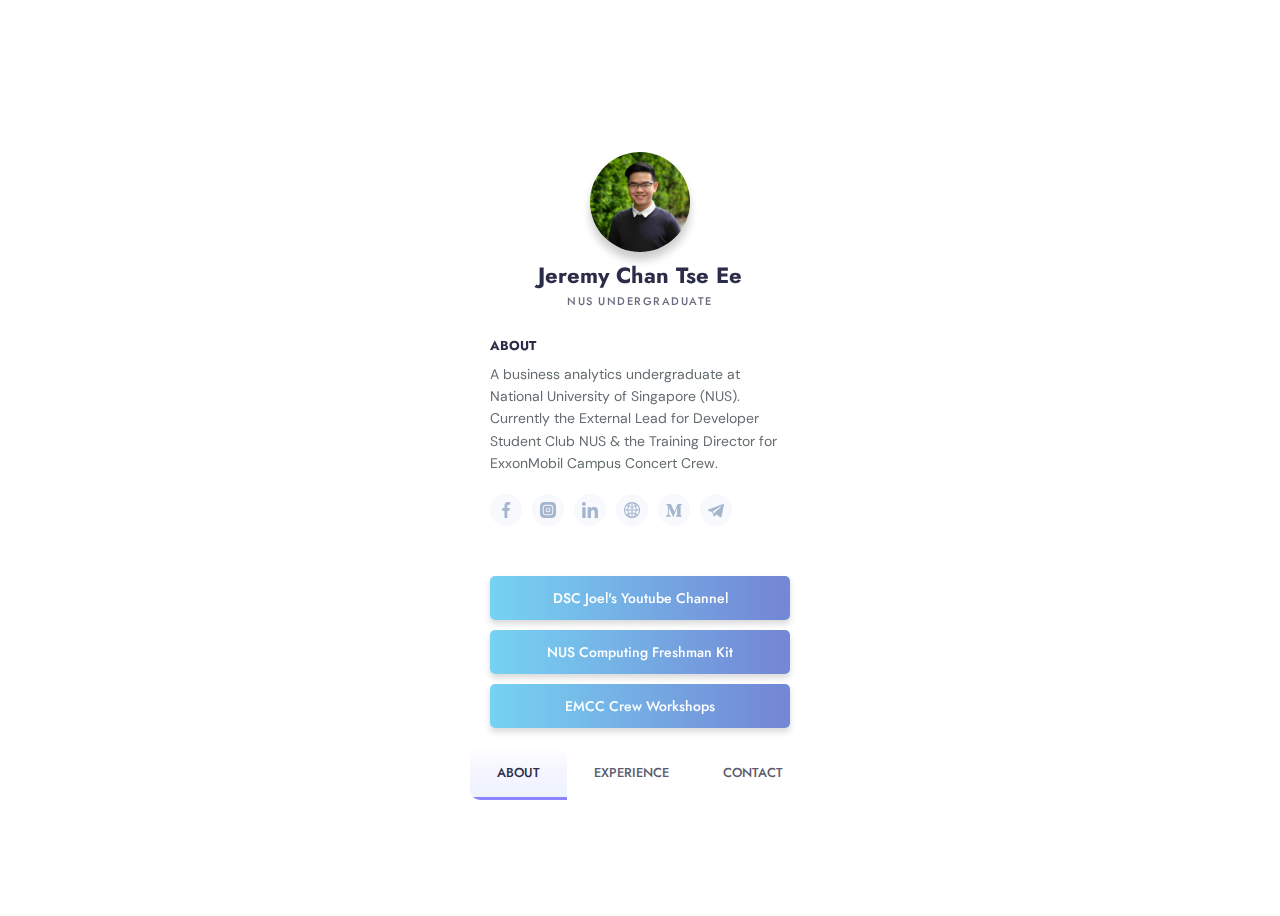
<file: index.html>
<!DOCTYPE html>
<html lang="en">
<head>
    <!--- basic page needs
    ================================================== -->
    <meta charset="utf-8">
    <title>Hi! &#128075; I'm Jeremy Chan</title>
    <meta name="keywords"
        content="photography,portfolio,singapore,singaporepolytechnic, NUS, national university of singapore, NUSBA, business analytics, undergraduate, jeremychan,chantseee,jeremy,chan,tse,ee,tseee,ctecreatives,tzeee,tze, cteadeventure, jeremy chan co, coder, IT" />
    <meta name="description" content="Jeremy Chan is a Business Analytics NUS Undergraduate Student and Singapore Polytechnic Alumni specialising in Information Technology Solutions Development">
    <meta name="author" content="Jeremy Chan Tse Ee">
    <meta name="application-name" content="Hi! &#128075; I'm Jeremy Chan">

    <meta property="og:description" content="Jeremy Chan is a Business Analytics NUS Undergraduate Student and Singapore Polytechnic Alumni specialising in Information Technology Solutions Development" />
    <meta property="og:title" content="Hi! &#128075; I'm Jeremy Chan">
    <meta property="og:site_name" content="Jeremy Chan Tse Ee">
    <meta property="og:url" content="http://jeremycte.com/hello">
    <meta property="og:type" content="website" />
    <!-- Thumbnail 1900 * 930 -->
    <meta property="og:image" content="http://jeremycte.com/hello/images/thumbnail_1400.png">
    <meta property="og:image:secure" content="https://jeremycte.com/hello/images/thumbnail_1400.png" />
    <meta property="og:image:height" content="1600" />
    <!-- Thumbnail 1000 -->
    <meta property="og:image" content="http://jeremycte.com/hello/images/thumbnail_1000.png">
    <meta property="og:image:secure" content="https://jeremycte.com/hello/images/thumbnail_1000.png" />
    <meta property="og:image:height" content="1000" />
    <!-- Thumbnail 600 -->
    <meta property="og:image" content="http://jeremycte.com/hello/images/thumbnail_600.png">
    <meta property="og:image:secure" content="https://jeremycte.com/hello/images/thumbnail_600.png" />
    <meta property="og:image:height" content="600" />





    <!-- mobile specific metas
    ================================================== -->
    <meta name="viewport" content="width=device-width, initial-scale=1">

    <!-- CSS
    ================================================== -->
    <link rel="stylesheet" href="main.css">

    <!-- favicons
    ================================================== -->
    <link rel="shortcut icon" href="favicon.ico" type="image/x-icon">
    <link rel="icon" href="favicon.ico" type="image/x-icon">

    <!-- Google Analytics
    ================================================== -->
    <script>
        (function (i, s, o, g, r, a, m) {
            i['GoogleAnalyticsObject'] = r; i[r] = i[r] || function () {
                (i[r].q = i[r].q || []).push(arguments)
            }, i[r].l = 1 * new Date(); a = s.createElement(o),
                m = s.getElementsByTagName(o)[0]; a.async = 1; a.src = g; m.parentNode.insertBefore(a, m)
        })(window, document, 'script', 'https://www.google-analytics.com/analytics.js', 'ga');

        ga('create', 'UA-127632016-1', 'auto');
        ga('send', 'pageview');
    </script>
    <!-- End Google Analytics -->

    <!-- Hotjar Tracking Code for www.jeremycte.com
    ================================================== -->
    <script>
        (function(h,o,t,j,a,r){
            h.hj=h.hj||function(){(h.hj.q=h.hj.q||[]).push(arguments)};
            h._hjSettings={hjid:1608192,hjsv:6};
            a=o.getElementsByTagName('head')[0];
            r=o.createElement('script');r.async=1;
            r.src=t+h._hjSettings.hjid+j+h._hjSettings.hjsv;
            a.appendChild(r);
        })(window,document,'https://static.hotjar.com/c/hotjar-','.js?sv=');
    </script>

    <!-- Facebook Pixel Code for www.jeremycte.com
    ================================================== -->
    <script>
        !function(f,b,e,v,n,t,s)
        {if(f.fbq)return;n=f.fbq=function(){n.callMethod?
        n.callMethod.apply(n,arguments):n.queue.push(arguments)};
        if(!f._fbq)f._fbq=n;n.push=n;n.loaded=!0;n.version='2.0';
        n.queue=[];t=b.createElement(e);t.async=!0;
        t.src=v;s=b.getElementsByTagName(e)[0];
        s.parentNode.insertBefore(t,s)}(window, document,'script',
        'https://connect.facebook.net/en_US/fbevents.js');
        fbq('init', '644969876294158');
        fbq('track', 'PageView');
    </script>
    <noscript><img height="1" width="1" style="display:none"
        src="https://www.facebook.com/tr?id=644969876294158&ev=PageView&noscript=1"
    /></noscript>
    <!-- End Facebook Pixel Code -->
</head>
<body>
    <div class="card" data-state="#about">
        <div class="card-header">
          <div class="card-cover" style="background-image: url('https://jeremycte.com/hello/images/background-cover.jpg')"></div>
          <img class="card-avatar" src="images/avatar.jpg" alt="avatar" />
          <h1 class="card-fullname">Jeremy Chan Tse Ee</h1>
          <h2 class="card-jobtitle">NUS Undergraduate</h2>
        </div>
        <div class="card-main">
          <div class="card-section is-active" id="about">
            <div class="card-content">
              <div class="card-subtitle">ABOUT</div>
              <p class="card-desc">A business analytics undergraduate at National University of Singapore (NUS). Currently the External Lead for Developer Student Club NUS & the Training Director for ExxonMobil Campus Concert Crew. 
              </p>
            </div>
            <div class="card-social">
              <a href="http://www.facebook.com/jeremycte23" target="_blank" aria-label="Visit my Facebook profile" rel="noopener" name="Facebook"><svg viewBox="0 0 24 24" xmlns="http://www.w3.org/2000/svg">
                  <path d="M15.997 3.985h2.191V.169C17.81.117 16.51 0 14.996 0c-3.159 0-5.323 1.987-5.323 5.639V9H6.187v4.266h3.486V24h4.274V13.267h3.345l.531-4.266h-3.877V6.062c.001-1.233.333-2.077 2.051-2.077z" /></svg></a>
              <a href="http://instagram.com/cteadventure" target="_blank" aria-label="visit my Instagram profile" rel="noopener" name="Instagram"><svg viewBox="0 0 512 512" xmlns="http://www.w3.org/2000/svg">
                  <path d="M301 256c0 24.852-20.148 45-45 45s-45-20.148-45-45 20.148-45 45-45 45 20.148 45 45zm0 0" />
                  <path d="M332 120H180c-33.086 0-60 26.914-60 60v152c0 33.086 26.914 60 60 60h152c33.086 0 60-26.914 60-60V180c0-33.086-26.914-60-60-60zm-76 211c-41.355 0-75-33.645-75-75s33.645-75 75-75 75 33.645 75 75-33.645 75-75 75zm86-146c-8.285 0-15-6.715-15-15s6.715-15 15-15 15 6.715 15 15-6.715 15-15 15zm0 0" />
                  <path d="M377 0H135C60.562 0 0 60.563 0 135v242c0 74.438 60.563 135 135 135h242c74.438 0 135-60.563 135-135V135C512 60.562 451.437 0 377 0zm45 332c0 49.625-40.375 90-90 90H180c-49.625 0-90-40.375-90-90V180c0-49.625 40.375-90 90-90h152c49.625 0 90 40.375 90 90zm0 0" /></svg></a>
              <a href="http://www.linkedin.com/in/jeremycte" target="_blank" aria-label="visit my LinkedIn profile" rel="noopener" name="LinkedIn"><svg viewBox="0 0 24 24" xmlns="http://www.w3.org/2000/svg">
                  <path d="M23.994 24v-.001H24v-8.802c0-4.306-.927-7.623-5.961-7.623-2.42 0-4.044 1.328-4.707 2.587h-.07V7.976H8.489v16.023h4.97v-7.934c0-2.089.396-4.109 2.983-4.109 2.549 0 2.587 2.384 2.587 4.243V24zM.396 7.977h4.976V24H.396zM2.882 0C1.291 0 0 1.291 0 2.882s1.291 2.909 2.882 2.909 2.882-1.318 2.882-2.909A2.884 2.884 0 002.882 0z" /></svg></a>
              <a href="https://jeremycte.com" target="_blank" aria-label="Visit my website" rel="noopener" name="Jeremy Chan Portfolio Website"><svg xmlns="http://www.w3.org/2000/svg" viewBox="0 0 512 512">
                  <path d="m437.335 75.082c-100.1-100.102-262.136-100.118-362.252 0-100.103 100.102-100.118 262.136 0 362.253 100.1 100.102 262.136 100.117 362.252 0 100.103-100.102 100.117-262.136 0-362.253zm-10.706 325.739c-11.968-10.702-24.77-20.173-38.264-28.335 8.919-30.809 14.203-64.712 15.452-99.954h75.309c-3.405 47.503-21.657 92.064-52.497 128.289zm-393.338-128.289h75.309c1.249 35.242 6.533 69.145 15.452 99.954-13.494 8.162-26.296 17.633-38.264 28.335-30.84-36.225-49.091-80.786-52.497-128.289zm52.498-160.936c11.968 10.702 24.77 20.173 38.264 28.335-8.919 30.809-14.203 64.712-15.452 99.954h-75.31c3.406-47.502 21.657-92.063 52.498-128.289zm154.097 31.709c-26.622-1.904-52.291-8.461-76.088-19.278 13.84-35.639 39.354-78.384 76.088-88.977zm0 32.708v63.873h-98.625c1.13-29.812 5.354-58.439 12.379-84.632 27.043 11.822 56.127 18.882 86.246 20.759zm0 96.519v63.873c-30.119 1.877-59.203 8.937-86.246 20.759-7.025-26.193-11.249-54.82-12.379-84.632zm0 96.581v108.254c-36.732-10.593-62.246-53.333-76.088-88.976 23.797-10.817 49.466-17.374 76.088-19.278zm32.646 0c26.622 1.904 52.291 8.461 76.088 19.278-13.841 35.64-39.354 78.383-76.088 88.976zm0-32.708v-63.873h98.625c-1.13 29.812-5.354 58.439-12.379 84.632-27.043-11.822-56.127-18.882-86.246-20.759zm0-96.519v-63.873c30.119-1.877 59.203-8.937 86.246-20.759 7.025 26.193 11.249 54.82 12.379 84.632zm0-96.581v-108.254c36.734 10.593 62.248 53.338 76.088 88.977-23.797 10.816-49.466 17.373-76.088 19.277zm73.32-91.957c20.895 9.15 40.389 21.557 57.864 36.951-8.318 7.334-17.095 13.984-26.26 19.931-8.139-20.152-18.536-39.736-31.604-56.882zm-210.891 56.882c-9.165-5.947-17.941-12.597-26.26-19.931 17.475-15.394 36.969-27.801 57.864-36.951-13.068 17.148-23.465 36.732-31.604 56.882zm.001 295.958c8.138 20.151 18.537 39.736 31.604 56.882-20.895-9.15-40.389-21.557-57.864-36.951 8.318-7.334 17.095-13.984 26.26-19.931zm242.494 0c9.165 5.947 17.942 12.597 26.26 19.93-17.475 15.394-36.969 27.801-57.864 36.951 13.067-17.144 23.465-36.729 31.604-56.881zm26.362-164.302c-1.249-35.242-6.533-69.146-15.452-99.954 13.494-8.162 26.295-17.633 38.264-28.335 30.84 36.225 49.091 80.786 52.497 128.289z"/></svg></a>  
              <a href="https://medium.com/@Jeremycte/" target="_blank" aria-label="Visit Medium Blog" rel="noopener" name="Medium jeremycte blog">
                <svg viewBox="0 0 24 24" xmlns="http://www.w3.org/2000/svg" fill-rule="evenodd" clip-rule="evenodd"><path d="M2.846 6.887c.03-.295-.083-.586-.303-.784l-2.24-2.7v-.403h6.958l5.378 11.795 4.728-11.795h6.633v.403l-1.916 1.837c-.165.126-.247.333-.213.538v13.498c-.034.204.048.411.213.537l1.871 1.837v.403h-9.412v-.403l1.939-1.882c.19-.19.19-.246.19-.537v-10.91l-5.389 13.688h-.728l-6.275-13.688v9.174c-.052.385.076.774.347 1.052l2.521 3.058v.404h-7.148v-.404l2.521-3.058c.27-.279.39-.67.325-1.052v-10.608z"/></svg></a>
                <a href="https://t.me/jeremycte" target="_blank" aria-label="Message me on Telegram" rel="noopener" name="Jeremy Chan Telegram Handle">
                  <svg viewBox="0 0 24 24" xmlns="http://www.w3.org/2000/svg" xmlns="http://www.w3.org/2000/svg" fill-rule="evenodd" clip-rule="evenodd"><path id="telegram-1" d="M18.384,22.779c0.322,0.228 0.737,0.285 1.107,0.145c0.37,-0.141 0.642,-0.457 0.724,-0.84c0.869,-4.084 2.977,-14.421 3.768,-18.136c0.06,-0.28 -0.04,-0.571 -0.26,-0.758c-0.22,-0.187 -0.525,-0.241 -0.797,-0.14c-4.193,1.552 -17.106,6.397 -22.384,8.35c-0.335,0.124 -0.553,0.446 -0.542,0.799c0.012,0.354 0.25,0.661 0.593,0.764c2.367,0.708 5.474,1.693 5.474,1.693c0,0 1.452,4.385 2.209,6.615c0.095,0.28 0.314,0.5 0.603,0.576c0.288,0.075 0.596,-0.004 0.811,-0.207c1.216,-1.148 3.096,-2.923 3.096,-2.923c0,0 3.572,2.619 5.598,4.062Zm-11.01,-8.677l1.679,5.538l0.373,-3.507c0,0 6.487,-5.851 10.185,-9.186c0.108,-0.098 0.123,-0.262 0.033,-0.377c-0.089,-0.115 -0.253,-0.142 -0.376,-0.064c-4.286,2.737 -11.894,7.596 -11.894,7.596Z"/></svg></a>
            </div>
            <div class="card-content">
              <button class="dsc-nus">DSC Joel's Youtube Channel</button>
              <button class="freshman-kit" style="margin-top: 10px;">NUS Computing Freshman Kit</button>
              <button class="emcc-crew" style="margin-top: 10px;">EMCC Crew Workshops</button>
            </div>
          </div>
          <div class="card-section" id="experience">
            <div class="card-content">
              <div class="card-subtitle">WORK EXPERIENCE</div>
              <div class="card-timeline">
                <div class="card-item" data-year="2017">
                  <div class="card-item-title">Freelance Photographer</div>
                  <div class="card-item-desc">Event Photographer
                    for key public and private events such as birthday parties, baby shower or community
                    events.</div>
                </div>
                <div class="card-item" data-year="2019">
                  <div class="card-item-title">Digital Technology Intern <span>Convertium</span></div>
                  <div class="card-item-desc">Developed analytics tagging for Lexus Motorshow, content population, website quality assurance and a mixture of back-end/front-end coding</div>
                </div>
                <div class="card-item" data-year="2020">
                  <div class="card-item-title">Business Associate <br><span>Developer Student Club NUS</span></div>
                  <div class="card-item-desc">
                      Lead an end-to end worksteam for Project Digital Kampong and coordinate and communicate between the client and tech team. 
                  </div>
                </div>
                  <div class="card-item" data-year="2021">
                    <div class="card-item-title">External Lead <br><span>Developer Student Club NUS</span></div>
                    <div class="card-item-desc">
                       Oversee the overall progress, aspect of all DSC external projects and build long lasting relationships with Non-profit organisations.
                    </div>
                </div>
                <button class="learn-more">LEARN MORE</button>
                <!-- <div class="card-item" data-year="2018">
                  <div class="card-item-title">Illustrator at <span>Google</span></div>
                  <div class="card-item-desc">Onboarding illustrations for App.</div>
                </div>
                <div class="card-item" data-year="2020">
                  <div class="card-item-title">Full-Stack Developer at <span>CodePen</span></div>
                  <div class="card-item-desc">Responsible for the encomposing brand expreience.</div>
                </div> -->
              </div>
            </div>
          </div>
          <div class="card-section" id="contact">
            <div class="card-content">
              <div class="card-subtitle">CONTACT</div>
              <p class="card-desc"><strong>Don't be a stranger</strong> just say hello &#128075; Feel free to get in touch with me. I am always open for a cup of coffee or feel free to connect with me via Linkedin.
            </p>
              <div class="card-contact-wrapper">
                <!-- <div class="card-contact">
                  <svg xmlns="http://www.w3.org/2000/svg" viewBox="0 0 24 24" fill="none" stroke="currentColor" stroke-width="2" stroke-linecap="round" stroke-linejoin="round">
                    <path d="M21 10c0 7-9 13-9 13s-9-6-9-13a9 9 0 0118 0z" />
                    <circle cx="12" cy="10" r="3" /></svg>
                  Toh Yi Drive Bukit Timah, Singapore
                </div> -->
                <div class="card-contact">
                  <svg xmlns="http://www.w3.org/2000/svg" viewbox="0 0 24 24" fill="none" stroke="currentColor" stroke-width="2" stroke-linecap="round" stroke-linejoin="round">
                    <path d="M22 16.92v3a2 2 0 01-2.18 2 19.79 19.79 0 01-8.63-3.07 19.5 19.5 0 01-6-6 19.79 19.79 0 01-3.07-8.67A2 2 0 014.11 2h3a2 2 0 012 1.72 12.84 12.84 0 00.7 2.81 2 2 0 01-.45 2.11L8.09 9.91a16 16 0 006 6l1.27-1.27a2 2 0 012.11-.45 12.84 12.84 0 002.81.7A2 2 0 0122 16.92z" /></svg>+65 9271 9862</div>
                <div class="card-contact">
                  <svg xmlns="http://www.w3.org/2000/svg" viewBox="0 0 24 24" fill="none" stroke="currentColor" stroke-width="2" stroke-linecap="round" stroke-linejoin="round">
                    <path d="M4 4h16c1.1 0 2 .9 2 2v12c0 1.1-.9 2-2 2H4c-1.1 0-2-.9-2-2V6c0-1.1.9-2 2-2z" />
                    <path d="M22 6l-10 7L2 6" /></svg>
                  chantseee@u.nus.edu
                </div>
                <button class="contact-me">WORK TOGETHER</button>
              </div>
            </div>
          </div>
          <div class="card-buttons">
            <button data-section="#about" class="is-active">ABOUT</button>
            <button data-section="#experience">EXPERIENCE</button>
            <button data-section="#contact">CONTACT</button>
          </div>
        </div>
      </div>

      <!-- Java Script
    ================================================== -->
    <script src="index.js"></script>
</body>

</html>
</file>
<file: main.css>
@import url("https://fonts.googleapis.com/css?family=DM+Sans:400,500|Jost:400,500,600&display=swap");
* {
  box-sizing: border-box;
}

body {
  color: #2b2c48;
  font-family: "Jost", sans-serif;
  background-image: url(https://jeremycte.com/hello/images/singapore-bg.jpg);
  background-repeat: no-repeat;
  background-size: cover;
  background-position: center;
  background-attachment: fixed;
  min-height: 100vh;
  display: -webkit-box;
  display: flex;
  flex-wrap: wrap;
  padding: 20px;
}

.card {
  max-width: 340px;
  margin: auto;
  overflow-y: auto;
  position: relative;
  z-index: 1;
  overflow-x: hidden;
  background-color: white;
  display: -webkit-box;
  display: flex;
  -webkit-transition: 0.3s;
  transition: 0.3s;
  -webkit-box-orient: vertical;
  -webkit-box-direction: normal;
          flex-direction: column;
  border-radius: 10px;
  box-shadow: 0 0 0 8px rgba(255, 255, 255, 0.2);
}

.card[data-state="#about"] {
  /* height: 450px; */
}
.card[data-state="#about"] .card-main {
  padding-top: 0;
}

.card[data-state="#contact"] {
  /* height: 430px; */
}

.card[data-state="#experience"] {
  /* height: 550px; */
}

.card.is-active .card-header {
  height: 80px;
}
.card.is-active .card-cover {
  height: 100px;
  top: -50px;
}
.card.is-active .card-avatar {
  -webkit-transform: none;
          transform: none;
  left: 20px;
  width: 50px;
  height: 50px;
  bottom: 10px;
}
.card.is-active .card-fullname,
.card.is-active .card-jobtitle {
  left: 86px;
  -webkit-transform: none;
          transform: none;
}
.card.is-active .card-fullname {
  bottom: 18px;
  font-size: 19px;
}
.card.is-active .card-jobtitle {
  bottom: 16px;
  letter-spacing: 1px;
  font-size: 10px;
}

.card-header {
  position: relative;
  display: -webkit-box;
  display: flex;
  height: 200px;
  flex-shrink: 0;
  width: 100%;
  -webkit-transition: 0.3s;
  transition: 0.3s;
}
.card-header * {
  -webkit-transition: 0.3s;
  transition: 0.3s;
}

.card-cover {
  width: 100%;
  height: 100%;
  position: absolute;
  height: 160px;
  top: -20%;
  left: 0;
  will-change: top;
  background-size: cover;
  background-position: center;
  -webkit-filter: blur(30px);
          filter: blur(30px);
  -webkit-transform: scale(1.2);
          transform: scale(1.2);
  -webkit-transition: 0.5s;
  transition: 0.5s;
}

.card-avatar {
  width: 100px;
  height: 100px;
  box-shadow: 0 8px 8px rgba(0, 0, 0, 0.2);
  border-radius: 50%;
  -o-object-position: center;
     object-position: center;
  -o-object-fit: cover;
     object-fit: cover;
  position: absolute;
  bottom: 0;
  left: 50%;
  -webkit-transform: translateX(-50%) translateY(-64px);
          transform: translateX(-50%) translateY(-64px);
}

.card-fullname {
  position: absolute;
  bottom: 0;
  font-size: 22px;
  font-weight: 700;
  text-align: center;
  white-space: nowrap;
  -webkit-transform: translateY(-10px) translateX(-50%);
          transform: translateY(-10px) translateX(-50%);
  left: 50%;
}

.card-jobtitle {
  position: absolute;
  bottom: 0;
  font-size: 11px;
  white-space: nowrap;
  font-weight: 500;
  opacity: 0.7;
  text-transform: uppercase;
  letter-spacing: 1.5px;
  margin: 0;
  left: 50%;
  -webkit-transform: translateX(-50%) translateY(-7px);
          transform: translateX(-50%) translateY(-7px);
}

.card-main {
  position: relative;
  -webkit-box-flex: 1;
          flex: 1;
  display: -webkit-box;
  display: flex;
  padding-top: 10px;
  -webkit-box-orient: vertical;
  -webkit-box-direction: normal;
          flex-direction: column;
}

.card-subtitle {
  font-weight: 700;
  font-size: 13px;
  margin-bottom: 8px;
}

.card-content {
  padding: 20px;
}

.card-desc {
  line-height: 1.6;
  color: #636b6f;
  font-size: 14px;
  margin: 0;
  font-weight: 400;
  font-family: "DM Sans", sans-serif;
}

.card-social {
  display: -webkit-box;
  display: flex;
  -webkit-box-align: center;
          align-items: center;
  padding: 0 20px;
  margin-bottom: 30px;
}
.card-social svg {
  fill: #a5b5ce;
  width: 16px;
  display: block;
  -webkit-transition: 0.3s;
  transition: 0.3s;
}
.card-social a {
  color: #8797a1;
  height: 32px;
  width: 32px;
  border-radius: 50%;
  display: -webkit-inline-box;
  display: inline-flex;
  -webkit-box-align: center;
          align-items: center;
  -webkit-box-pack: center;
          justify-content: center;
  -webkit-transition: 0.3s;
  transition: 0.3s;
  background-color: rgba(93, 133, 193, 0.05);
  border-radius: 50%;
  margin-right: 10px;
}
.card-social a:hover svg {
  fill: #637faa;
}
.card-social a:last-child {
  margin-right: 0;
}

.card-buttons {
  display: -webkit-box;
  display: flex;
  background-color: #fff;
  margin-top: auto;
  position: -webkit-sticky;
  position: sticky;
  bottom: 0;
  left: 0;
}
.card-buttons button {
  -webkit-box-flex: 1;
          flex: 1 1 auto;
  -webkit-user-select: none;
     -moz-user-select: none;
      -ms-user-select: none;
          user-select: none;
  background: 0;
  font-size: 13px;
  border: 0;
  padding: 15px 5px;
  cursor: pointer;
  color: #5c5c6d;
  -webkit-transition: 0.3s;
  transition: 0.3s;
  font-family: "Jost", sans-serif;
  font-weight: 500;
  outline: 0;
  border-bottom: 3px solid transparent;
}
.card-buttons button.is-active, .card-buttons button:hover {
  color: #2b2c48;
  border-bottom: 3px solid #8a84ff;
  background: -webkit-gradient(linear, left top, left bottom, from(rgba(127, 199, 231, 0)), color-stop(44%, rgba(207, 204, 255, 0.2)), to(rgba(211, 226, 255, 0.4)));
  background: linear-gradient(to bottom, rgba(127, 199, 231, 0) 0%, rgba(207, 204, 255, 0.2) 44%, rgba(211, 226, 255, 0.4) 100%);
}

.card-section {
  display: none;
}
.card-section.is-active {
  display: block;
  -webkit-animation: fadeIn 0.6s both;
          animation: fadeIn 0.6s both;
}

@-webkit-keyframes fadeIn {
  0% {
    opacity: 0;
    -webkit-transform: translatey(40px);
            transform: translatey(40px);
  }
  100% {
    opacity: 1;
  }
}

@keyframes fadeIn {
  0% {
    opacity: 0;
    -webkit-transform: translatey(40px);
            transform: translatey(40px);
  }
  100% {
    opacity: 1;
  }
}
.card-timeline {
  margin-top: 30px;
  position: relative;
}
.card-timeline:after {
  background: -webkit-gradient(linear, left bottom, left top, from(rgba(134, 214, 243, 0)), to(#516acc));
  background: linear-gradient(to top, rgba(134, 214, 243, 0) 0%, #516acc 100%);
  content: "";
  left: 42px;
  width: 2px;
  top: 0;
  height: 90%;
  position: absolute;
  content: "";
}

.card-item {
  position: relative;
  padding-left: 60px;
  padding-right: 20px;
  padding-bottom: 30px;
  z-index: 1;
}
.card-item:last-child {
  padding-bottom: 5px;
}
.card-item:after {
  content: attr(data-year);
  width: 10px;
  position: absolute;
  top: 0;
  left: 37px;
  width: 8px;
  height: 8px;
  line-height: 0.6;
  border: 2px solid #fff;
  font-size: 11px;
  text-indent: -35px;
  border-radius: 50%;
  color: rgba(134, 134, 134, 0.7);
  background: -webkit-gradient(linear, left top, left bottom, from(#a0aee3), to(#516acc));
  background: linear-gradient(to bottom, #a0aee3 0%, #516acc 100%);
}

.card-item-title {
  font-weight: 500;
  font-size: 14px;
  margin-bottom: 5px;
}

.card-item-desc {
  font-size: 13px;
  color: #6f6f7b;
  line-height: 1.5;
  font-family: "DM Sans", sans-serif;
}

.card-contact-wrapper {
  margin-top: 20px;
}

.card-contact {
  display: -webkit-box;
  display: flex;
  -webkit-box-align: center;
          align-items: center;
  font-size: 13px;
  color: #6f6f7b;
  font-family: "DM Sans", sans-serif;
  line-height: 1.6;
  cursor: pointer;
}
.card-contact + .card-contact {
  margin-top: 16px;
}
.card-contact svg {
  flex-shrink: 0;
  width: 30px;
  min-height: 34px;
  margin-right: 12px;
  -webkit-transition: 0.3s;
  transition: 0.3s;
  padding-right: 12px;
  border-right: 1px solid #dfe2ec;
}

.contact-me {
  border: 0;
  outline: none;
  background: -webkit-gradient(linear, left top, right top, from(rgba(83, 200, 239, 0.8)), color-stop(96%, rgba(81, 106, 204, 0.8)));
  background: linear-gradient(to right, rgba(83, 200, 239, 0.8) 0%, rgba(81, 106, 204, 0.8) 96%);
  box-shadow: 0 4px 6px rgba(0, 0, 0, 0.15);
  color: #fff;
  padding: 12px 16px;
  width: 100%;
  border-radius: 5px;
  margin-top: 25px;
  cursor: pointer;
  font-size: 14px;
  font-weight: 500;
  font-family: "Jost", sans-serif;
  -webkit-transition: 0.3s;
  transition: 0.3s;
}

.learn-more, .freshman-kit, .emcc-crew, .dsc-nus {
  border: 0;
  outline: none;
  background: -webkit-gradient(linear, left top, right top, from(rgba(83, 200, 239, 0.8)), color-stop(96%, rgba(81, 106, 204, 0.8)));
  background: linear-gradient(to right, rgba(83, 200, 239, 0.8) 0%, rgba(81, 106, 204, 0.8) 96%);
  box-shadow: 0 4px 6px rgba(0, 0, 0, 0.15);
  color: #fff;
  padding: 12px 16px;
  width: 100%;
  border-radius: 5px;
  cursor: pointer;
  font-size: 14px;
  font-weight: 500;
  font-family: "Jost", sans-serif;
  -webkit-transition: 0.3s;
  transition: 0.3s;
}
</file>
